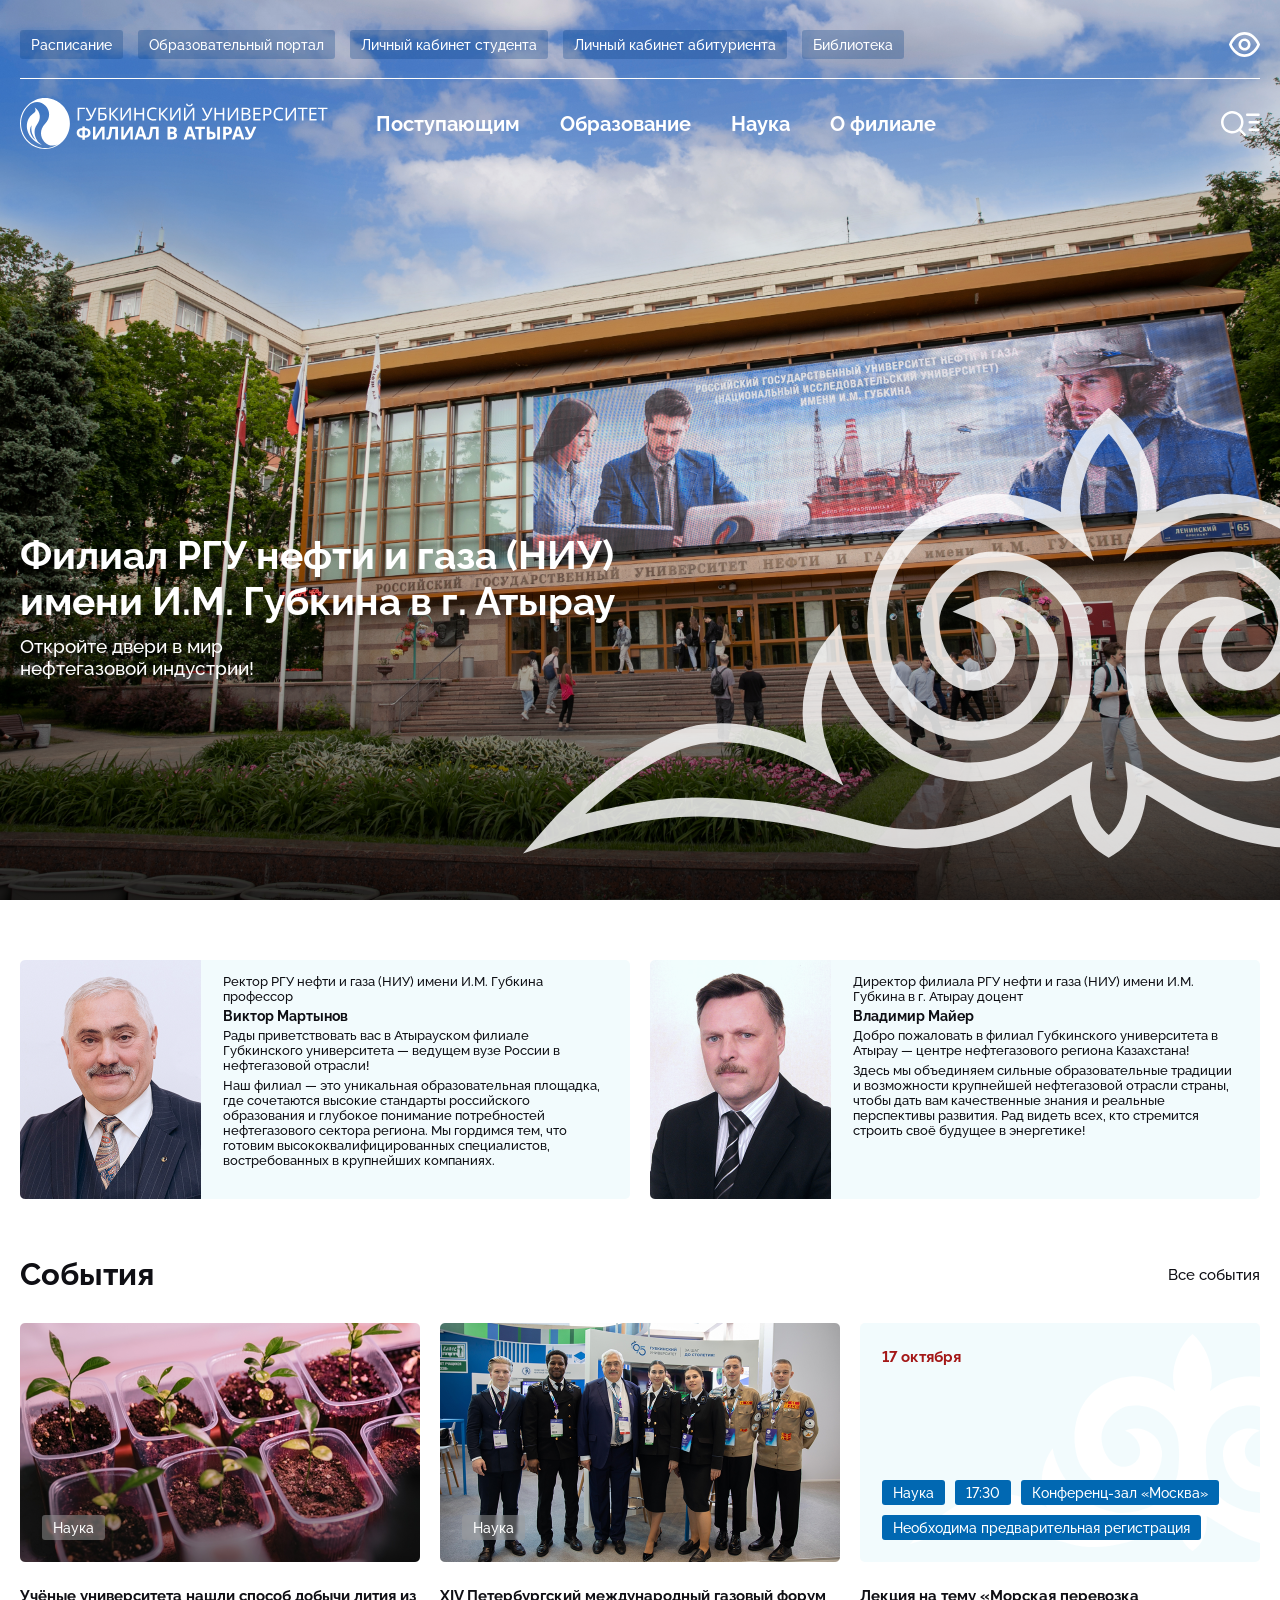
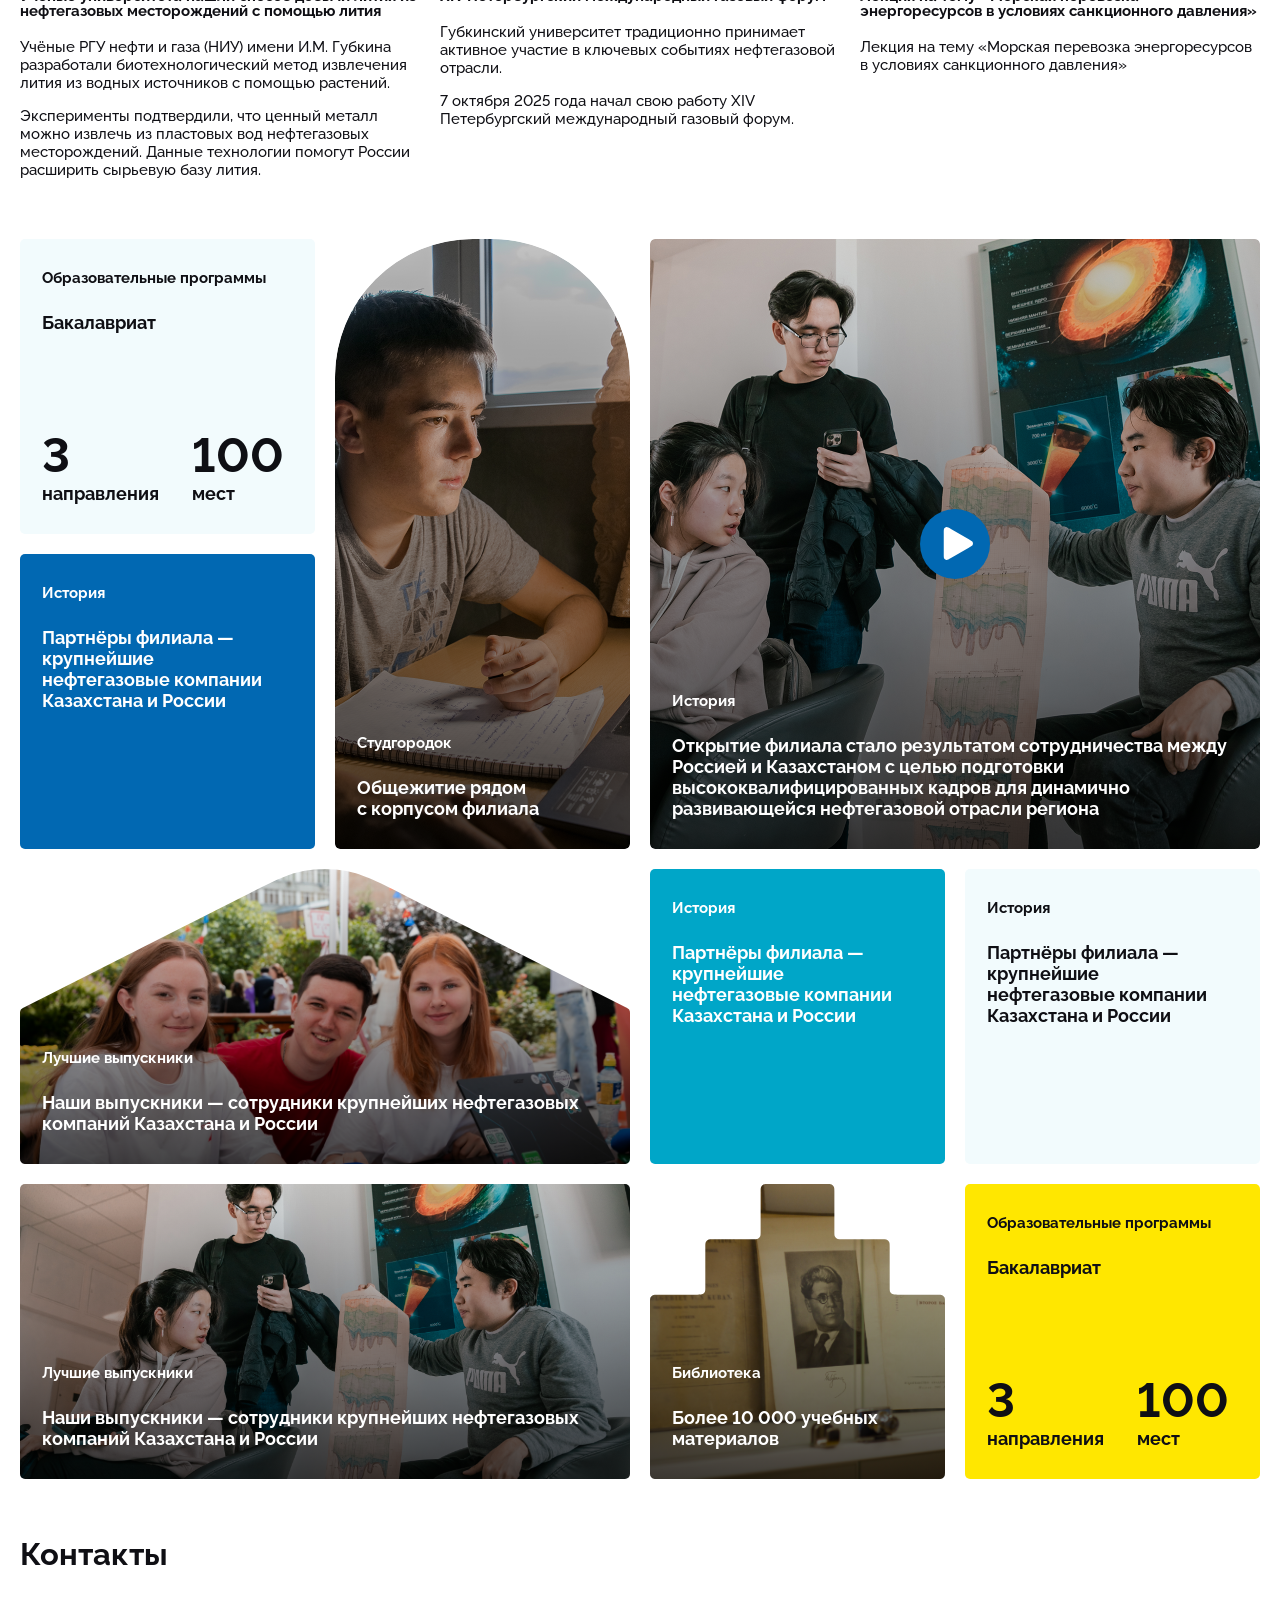
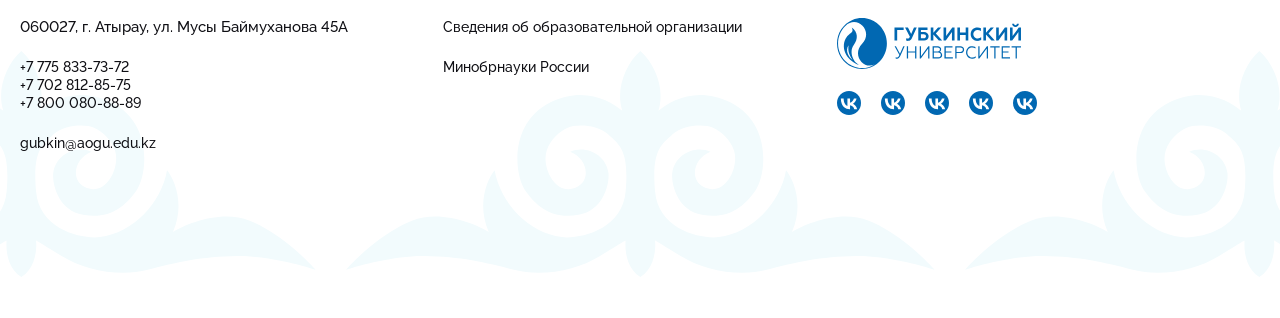
<file: src/index.html>
<!DOCTYPE html>
<html lang="ru">

<head>
    <meta charset="UTF-8">
    <meta name="viewport" content="width=device-width, user-scalable=no, initial-scale=1.0, maximum-scale=1.0, minimum-scale=1.0">
    <title>Филиал Губкинского университета в Атырау</title>
    <link rel="stylesheet" href="css/reset.css">
    <link rel="stylesheet" href="css/fonts.css">
    <link rel="stylesheet" href="css/style.css">
</head>

<body>
    <div class="wrapper">
        <header class="header">
            <div class="header__ram">
                <img src="img/ram.svg" alt="">
            </div>
            <div class="header__top">
                <div class="container">
                    <div class="header__top-inner">
                        <div class="header__top-upper">
                            <div class="header__top-upper-inner">
                                <nav class="header__nav-ext">
                                    <ul class="header__nav-ext-list">
                                        <li class="header__nav-ext-item">
                                            <a class="header__nav-ext-link"
                                                href="https://lk.gubkin.ru/schedule/#/activities/faculties"
                                                target="_blank">
                                                Расписание
                                            </a>
                                        </li>
                                        <li class="header__nav-ext-item">
                                            <a class="header__nav-ext-link" href="https://edu.gubkin.ru/login/index.php"
                                                target="_blank">
                                                Образовательный портал
                                            </a>
                                        </li>
                                        <li class="header__nav-ext-item">
                                            <a class="header__nav-ext-link" href="https://lk.gubkin.ru/new/login"
                                                target="_blank">
                                                Личный кабинет студента
                                            </a>
                                        </li>
                                        <li class="header__nav-ext-item">
                                            <a class="header__nav-ext-link"
                                                href="https://lk.priem.gubkin.ru/applicant/#/account-login"
                                                target="_blank">
                                                Личный кабинет абитуриента
                                            </a>
                                        </li>
                                        <li class="header__nav-ext-item">
                                            <a class="header__nav-ext-link" href="https://elib.gubkin.ru/#/"
                                                target="_blank">
                                                Библиотека
                                            </a>
                                        </li>
                                    </ul>
                                </nav>
                                <a href="#">
                                    <img src="icons/eye.svg" alt="blind_mode">
                                </a>
                            </div>
                        </div>
                        <div class="header__rule"></div>
                        <div class="header__top-lower">
                            <div class="header__top-lower-inner">
                                <a href="#">
                                    <img class="logo" src="img/logotype.svg" alt="logotype">
                                </a>
                                <nav class="nav-int">
                                    <ul class="nav-int__list">
                                        <li class="nav-int__item">
                                            <a class="nav-int__link" href="#" onmouseover="showMenu(this)"
                                                onmouseleave="hideMenu(this)" aria-expanded="false" aria-controls="list">
                                                Поступающим
                                            </a>
                                            <div class="nav-int__menu-wrap" onmouseover="showMenu(this)"
                                                onmouseleave="hideMenu(this)">
                                                <div class="nav-int__triangle">
                                                    <img src="icons/triangle.svg" alt="">
                                                </div>
                                                <ul class="nav-int__menu" onmouseleave="hideMenu(this)" aria-hidden="true">
                                                    <li class="nav-int__menu-item">
                                                        <a class="nav-int__menu-link" href="#">
                                                            <p>Приёмная комиссия</p>
                                                        </a>
                                                    </li>
                                                    <li class="nav-int__menu-item">
                                                        <a class="nav-int__menu-link" href="#">
                                                            <p>Образовательные <br> программы</p>
                                                        </a>
                                                    </li>
                                                    <li class="nav-int__menu-item">
                                                        <a class="nav-int__menu-link" href="#">
                                                            <p>Подготовительные курсы</p>
                                                        </a>
                                                    </li>
                                                </ul>
                                            </div>
                                        </li>
                                        <li class="nav-int__item">
                                            <a class="nav-int__link" href="#" onmouseenter="showMenu(this)"
                                                onmouseleave="hideMenu(this)" aria-expanded="false" aria-controls="list">
                                                Образование
                                            </a>
                                            <div class="nav-int__menu-wrap" onmouseenter="showMenu(this)"
                                                onmouseleave="hideMenu(this)">
                                                <div class="nav-int__triangle">
                                                    <img src="icons/triangle.svg" alt="">
                                                </div>
                                                <ul class="nav-int__menu" onmouseenter="showMenu(this)"
                                                    onmouseleave="hideMenu(this)" aria-hidden="true">
                                                    <li class="nav-int__menu-item">
                                                        <a class="nav-int__menu-link" href="#">
                                                            <p>Факультеты и кафедры</p>
                                                        </a>
                                                    </li>
                                                    <li class="nav-int__menu-item">
                                                        <a class="nav-int__menu-link" href="#">
                                                            <p>Студгородок</p>
                                                        </a>
                                                    </li>
                                                </ul>
                                            </div>
                                        </li>
                                        <li class="nav-int__item">
                                            <a class="nav-int__link" href="#" onmouseenter="showMenu(this)"
                                                onmouseleave="hideMenu(this)" aria-expanded="false" aria-controls="list">
                                                Наука
                                            </a>
                                            <div class="nav-int__menu-wrap" onmouseenter="showMenu(this)"
                                                onmouseleave="hideMenu(this)">
                                                <div class="nav-int__triangle">
                                                    <img src="icons/triangle.svg" alt="">
                                                </div>
                                                <ul class="nav-int__menu" onmouseenter="showMenu(this)"
                                                    onmouseleave="hideMenu(this)" aria-hidden="true">
                                                    <li class="nav-int__menu-item">
                                                        <a class="nav-int__menu-link" href="#">
                                                            <p>Центры, лаборатории</p>
                                                        </a>
                                                    </li>
                                                    <li class="nav-int__menu-item">
                                                        <a class="nav-int__menu-link" href="#">
                                                            <p>Мероприятия</p>
                                                        </a>
                                                    </li>
                                                    <li class="nav-int__menu-item">
                                                        <a class="nav-int__menu-link" href="#">
                                                            <p>Журналы, публикации</p>
                                                        </a>
                                                    </li>
                                                </ul>
                                            </div>
                                        </li>
                                        <li class="nav-int__item">
                                            <a class="nav-int__link" href="#" onmouseenter="showMenu(this)"
                                                onmouseleave="hideMenu(this)" aria-expanded="false" aria-controls="list">
                                                О филиале
                                            </a>
                                            <div class="nav-int__menu-wrap" onmouseenter="showMenu(this)"
                                                onmouseleave="hideMenu(this)">
                                                <div class="nav-int__triangle">
                                                    <img src="icons/triangle.svg" alt="">
                                                </div>
                                                <ul class="nav-int__menu" onmouseenter="showMenu(this)"
                                                    onmouseleave="hideMenu(this)" aria-hidden="true">
                                                    <li class="nav-int__menu-item">
                                                        <a class="nav-int__menu-link" href="history.html">
                                                            <p>История</p>
                                                        </a>
                                                    </li>
                                                    <li class="nav-int__menu-item">
                                                        <a class="nav-int__menu-link" href="#">
                                                            <p>Структура</p>
                                                        </a>
                                                    </li>
                                                    <li class="nav-int__menu-item">
                                                        <a class="nav-int__menu-link" href="#">
                                                            <p>Руководство</p>
                                                        </a>
                                                    </li>
                                                    <li class="nav-int__menu-item">
                                                        <a class="nav-int__menu-link" href="#">
                                                            <p>Сведения об<br>
                                                                образовательной<br>
                                                                организации</p>
                                                        </a>
                                                    </li>
                                                    <li class="nav-int__menu-item">
                                                        <a class="nav-int__menu-link" href="#">
                                                            <p>Лучшие выпускники</p>
                                                        </a>
                                                    </li>
                                                    <li class="nav-int__menu-item">
                                                        <a class="nav-int__menu-link" href="#">
                                                            <p>Контакты</p>
                                                        </a>
                                                    </li>
                                                </ul>
                                            </div>
                                        </li>
                                    </ul>
                                </nav>
                                <a href="#">
                                    <img src="icons/search.svg" alt="search">
                                </a>
                            </div>
                        </div>
                    </div>
                </div>
            </div>
            <div class="header__body">
                <div class="container">
                    <div class="header__body-inner">
                        <div class="header__info">
                            <div class="header__title">
                                Филиал РГУ нефти и газа (НИУ) имени И.М. Губкина в г. Атырау
                            </div>
                            <div class="header__subtitle">
                                Откройте двери в мир нефтегазовой индустрии!
                            </div>
                        </div>
                    </div>
                </div>
            </div>
        </header>
        <main class="main">
            <section class="main__welcome welcome">
                <div class="container">
                    <div class="welcome-inner">
                        <div class="person-card">
                            <div class="person-card__photo">
                                <img src="img/rector.png" alt="rector">
                            </div>
                            <div class="person-card__content">
                                <p class="person-card__job">
                                    Ректор РГУ нефти и газа (НИУ) имени И.М. Губкина профессор
                                </p>
                                <h3 class="person-card__name">Виктор Мартынов</h3>
                                <div class="person-card__speech">
                                    <p class="person-card__phrase">
                                        Рады приветствовать вас в Атырауском филиале Губкинского университета — ведущем
                                        вузе
                                        России в нефтегазовой отрасли!
                                    </p>
                                    <p class="person-card__phrase">
                                        Наш филиал — это уникальная образовательная площадка, где сочетаются высокие
                                        стандарты российского образования и глубокое понимание потребностей
                                        нефтегазового
                                        сектора региона. Мы гордимся тем, что готовим высококвалифицированных
                                        специалистов,
                                        востребованных в крупнейших компаниях.
                                    </p>
                                </div>
                            </div>
                        </div>
                        <div class="person-card">
                            <div class="person-card__photo">
                                <img src="img/director.png" alt="rector">
                            </div>
                            <div class="person-card__content">
                                <p class="person-card__job">
                                    Директор филиала РГУ нефти и газа (НИУ) имени И.М. Губкина в г. Атырау доцент
                                </p>
                                <h3 class="person-card__name">Владимир Майер</h3>
                                <div class="person-card__speech">
                                    <p class="person-card__phrase">
                                        Добро пожаловать в филиал Губкинского университета в Атырау — центре
                                        нефтегазового региона Казахстана!
                                    </p>
                                    <p class="person-card__phrase">
                                        Здесь мы объединяем сильные образовательные традиции и возможности крупнейшей
                                        нефтегазовой отрасли страны, чтобы дать вам качественные знания и реальные
                                        перспективы развития. Рад видеть всех, кто стремится строить своё будущее в
                                        энергетике!
                                    </p>
                                </div>
                            </div>
                        </div>
                    </div>
                </div>
            </section>
            <section class="main__events events">
                <div class="container">
                    <div class="events__heading">
                        <h2 class="events__title">События</h2>
                        <p class="events__all">Все события</p>
                    </div>
                    <div class="events-inner">
                        <ul class="events__list">
                            <li class="events__item event">
                                <div class="event__card news">
                                    <img src="img/event_1.png" alt="event 1">
                                    <p class="placeholder placeholder--news">
                                        Наука
                                    </p>
                                </div>
                                <div class="event__content">
                                    <h3 class="event__name">
                                        Учёные университета нашли способ добычи лития из нефтегазовых месторождений с
                                        помощью лития
                                    </h3>
                                    <div class="event__desc">
                                        <p>
                                            Учёные РГУ нефти и газа (НИУ) имени И.М. Губкина разработали
                                            биотехнологический
                                            метод извлечения лития из водных источников с помощью растений.
                                        </p>
                                        <p>
                                            Эксперименты подтвердили, что ценный металл можно извлечь из пластовых вод
                                            нефтегазовых месторождений. Данные технологии помогут России расширить
                                            сырьевую
                                            базу лития.
                                        </p>
                                    </div>
                                </div>
                            </li>
                            <li class="events__item event">
                                <div class="event__card news">
                                    <img src="img/event_2.png" alt="event 2">
                                    <p class="placeholder placeholder--news">
                                        Наука
                                    </p>
                                </div>
                                <div class="event__content">
                                    <h3 class="event__name">
                                        XIV Петербургский международный газовый форум
                                    </h3>
                                    <div class="event__desc">
                                        <p>
                                            Губкинский университет традиционно принимает активное участие в ключевых
                                            событиях нефтегазовой отрасли.
                                        </p>
                                        <p>
                                            7 октября 2025 года начал свою работу XIV Петербургский международный
                                            газовый
                                            форум.
                                        </p>
                                    </div>
                                </div>
                            </li>
                            <li class="events__item event">
                                <div class="event__card announcement">
                                    <p class="event__date">
                                        17 октября
                                    </p>
                                    <ul class="event__placeholders-list">
                                        <li class="event__placeholder">
                                            <p class="placeholder placeholder--announcement">
                                                Наука
                                            </p>
                                        </li>
                                        <li class="event__placeholder">
                                            <p class="placeholder placeholder--announcement">
                                                17:30
                                            </p>
                                        </li>
                                        <li class="event__placeholder">
                                            <p class="placeholder placeholder--announcement">
                                                Конференц-зал «Москва»
                                            </p>
                                        </li>
                                        <li class="event__placeholder">
                                            <p class="placeholder placeholder--announcement">
                                                Необходима предварительная регистрация
                                            </p>
                                        </li>
                                    </ul>
                                </div>
                                <div class="event__content">
                                    <h3 class="event__name">
                                        Лекция на тему «Морская перевозка энергоресурсов в условиях санкционного
                                        давления»
                                    </h3>
                                    <div class="event__desc">
                                        <p>
                                            Лекция на тему «Морская перевозка энергоресурсов в условиях санкционного
                                            давления»
                                        </p>
                                    </div>
                                </div>
                            </li>
                        </ul>
                    </div>
                </div>
            </section>
            <section class="main__desk desk">
                <div class="container">
                    <div class="desk-inner">
                        <ul class="desk__list">
                            <li class="desk__element">
                                <div class="block-square block-square--salt">
                                    <div class="block-square__inner">
                                        <p class="block-square__title">
                                            Образовательные программы
                                        </p>
                                        <h3 class="block-square__subtitle">
                                            Бакалавриат
                                        </h3>
                                        <div class="block-square__content">
                                            <div class="block-square__element">
                                                <h2 class="block-square__number">3</h2>
                                                <p class="block-square__phrase">направления</p>
                                            </div>
                                            <div class="block-square__element">
                                                <h2 class="block-square__number">100</h2>
                                                <p class="block-square__phrase">мест</p>
                                            </div>
                                        </div>
                                    </div>
                                </div>
                            </li>
                            <li class="desk__element">
                                <div class="block-square block-square--navyblue">
                                    <div class="block-square__inner">
                                        <p class="block-square__title">
                                            История
                                        </p>
                                        <h3 class="block-square__subtitle">
                                            Партнёры филиала — крупнейшие нефтегазовые компании Казахстана и России
                                        </h3>
                                    </div>
                                </div>
                            </li>
                            <li class="desk__element desk__element--house">
                                <div class="block-fancy block-fancy--house">
                                    <div class="block-fancy__inner">
                                        <p class="block-fancy__title">
                                            Лучшие выпускники
                                        </p>
                                        <h3 class="block-fancy__subtitle">
                                            Наши выпускники — сотрудники крупнейших нефтегазовых компаний Казахстана и
                                            России
                                        </h3>
                                    </div>
                                </div>
                            </li>
                            <li class="desk__element desk__element--rectangle">
                                <div class="block-fancy block-fancy--rectangle">
                                    <div class="block-fancy__inner">
                                        <p class="block-fancy__title">
                                            Лучшие выпускники
                                        </p>
                                        <h3 class="block-fancy__subtitle">
                                            Наши выпускники — сотрудники крупнейших нефтегазовых компаний Казахстана и
                                            России
                                        </h3>
                                    </div>
                                </div>
                            </li>
                            <li class="desk__element desk__element--arch">
                                <div class="block-fancy block-fancy--arch">
                                    <div class="block-fancy__inner">
                                        <p class="block-fancy__title">
                                            Студгородок
                                        </p>
                                        <h3 class="block-fancy__subtitle">
                                            Общежитие рядом<br>
                                            с корпусом филиала
                                        </h3>
                                    </div>
                                </div>
                            </li>
                            <li class="desk__element desk__element--square">
                                <div class="block-fancy block-fancy--square">
                                    <div class="block-fancy__inner">
                                        <p class="block-fancy__title">
                                            История
                                        </p>
                                        <h3 class="block-fancy__subtitle">
                                            Открытие филиала стало результатом сотрудничества между Россией и
                                            Казахстаном с целью подготовки высококвалифицированных кадров для
                                            динамично развивающейся нефтегазовой отрасли региона
                                        </h3>
                                    </div>
                                    <a class="block-fancy__play" href="#">
                                        <img src="icons/play.svg" alt="play">
                                    </a>
                                </div>
                            </li>
                            <li class="desk__element">
                                <div class="block-square block-square--morphoblue">
                                    <div class="block-square__inner">
                                        <p class="block-square__title">
                                            История
                                        </p>
                                        <h3 class="block-square__subtitle">
                                            Партнёры филиала — крупнейшие нефтегазовые компании Казахстана и России
                                        </h3>
                                    </div>
                                </div>
                            </li>
                            <li class="desk__element">
                                <div class="block-fancy block-fancy--stairs">
                                    <div class="block-fancy__inner">
                                        <p class="block-fancy__title">
                                            Библиотека
                                        </p>
                                        <h3 class="block-fancy__subtitle">
                                            Более 10 000 учебных материалов
                                        </h3>
                                    </div>
                                </div>
                            </li>
                            <li class="desk__element">
                                <div class="block-square block-square--salt">
                                    <div class="block-square__inner">
                                        <p class="block-square__title">
                                            История
                                        </p>
                                        <h3 class="block-square__subtitle">
                                            Партнёры филиала — крупнейшие нефтегазовые компании Казахстана и России
                                        </h3>
                                    </div>
                                </div>
                            </li>
                            <li class="desk__element">
                                <div class="block-square block-square--vividyellow">
                                    <div class="block-square__inner">
                                        <p class="block-square__title">
                                            Образовательные программы
                                        </p>
                                        <h3 class="block-square__subtitle">
                                            Бакалавриат
                                        </h3>
                                        <div class="block-square__content">
                                            <div class="block-square__element">
                                                <h2 class="block-square__number">3</h2>
                                                <p class="block-square__phrase">направления</p>
                                            </div>
                                            <div class="block-square__element">
                                                <h2 class="block-square__number">100</h2>
                                                <p class="block-square__phrase">мест</p>
                                            </div>
                                        </div>
                                    </div>
                                </div>
                            </li>
                        </ul>
                    </div>
                </div>
            </section>
        </main>
        <footer class="footer">
            <div class="footer__contacts">
                <div class="container">
                    <h2 class="footer__title">Контакты</h2>
                    <div class="footer__contacts-inner">
                        <ul class="contacts">
                            <li class="contacts__item">
                                <p>060027, г. Атырау, ул. Мусы Баймуханова 45А</p>

                                <ul class="contacts__numbers-list">
                                    <li class="contacts__numbers-item">
                                        <a href="tel:+7-775-833-73-72">+7 775 833-73-72</a>
                                    </li>
                                    <li class="contacts__numbers-item">
                                        <a href="tel:+7-702-812-85-75">+7 702 812-85-75</a>
                                    </li>
                                    <li class="contacts__numbers-item">
                                        <a href="tel:+7-800-080-88-89">+7 800 080-88-89</a>
                                    </li>
                                </ul>

                                <a href="mailto:gubkin@aogu.edu.kz">gubkin@aogu.edu.kz</a>
                            </li>
                            <li class="contacts__item">
                                <a href="#">Сведения об образовательной организации</a>
                                <a href="#">Минобрнауки России</a>
                            </li>
                            <li class="contacts__item">
                                <a href="https://gubkin.ru" target="_blank">
                                    <img src="img/gubkin_logotype.svg" alt="gubkin_logotype">
                                </a>
                                <ul class="contacts__socials-list">
                                    <li class="contacts__socials-item">
                                        <a href="#" target="_blank">
                                            <img src="icons/social.svg" alt="social">
                                        </a>
                                    </li>
                                    <li class="contacts__socials-item">
                                        <a href="#" target="_blank">
                                            <img src="icons/social.svg" alt="social">
                                        </a>
                                    </li>
                                    <li class="contacts__socials-item">
                                        <a href="#" target="_blank">
                                            <img src="icons/social.svg" alt="social">
                                        </a>
                                    </li>
                                    <li class="contacts__socials-item">
                                        <a href="#" target="_blank">
                                            <img src="icons/social.svg" alt="social">
                                        </a>
                                    </li>
                                    <li class="contacts__socials-item">
                                        <a href="#" target="_blank">
                                            <img src="icons/social.svg" alt="social">
                                        </a>
                                    </li>
                                </ul>
                            </li>
                        </ul>
                    </div>
                </div>
            </div>
        </footer>
    </div>

    <script src="js/main.js"></script>
</body>

</html>
</file>
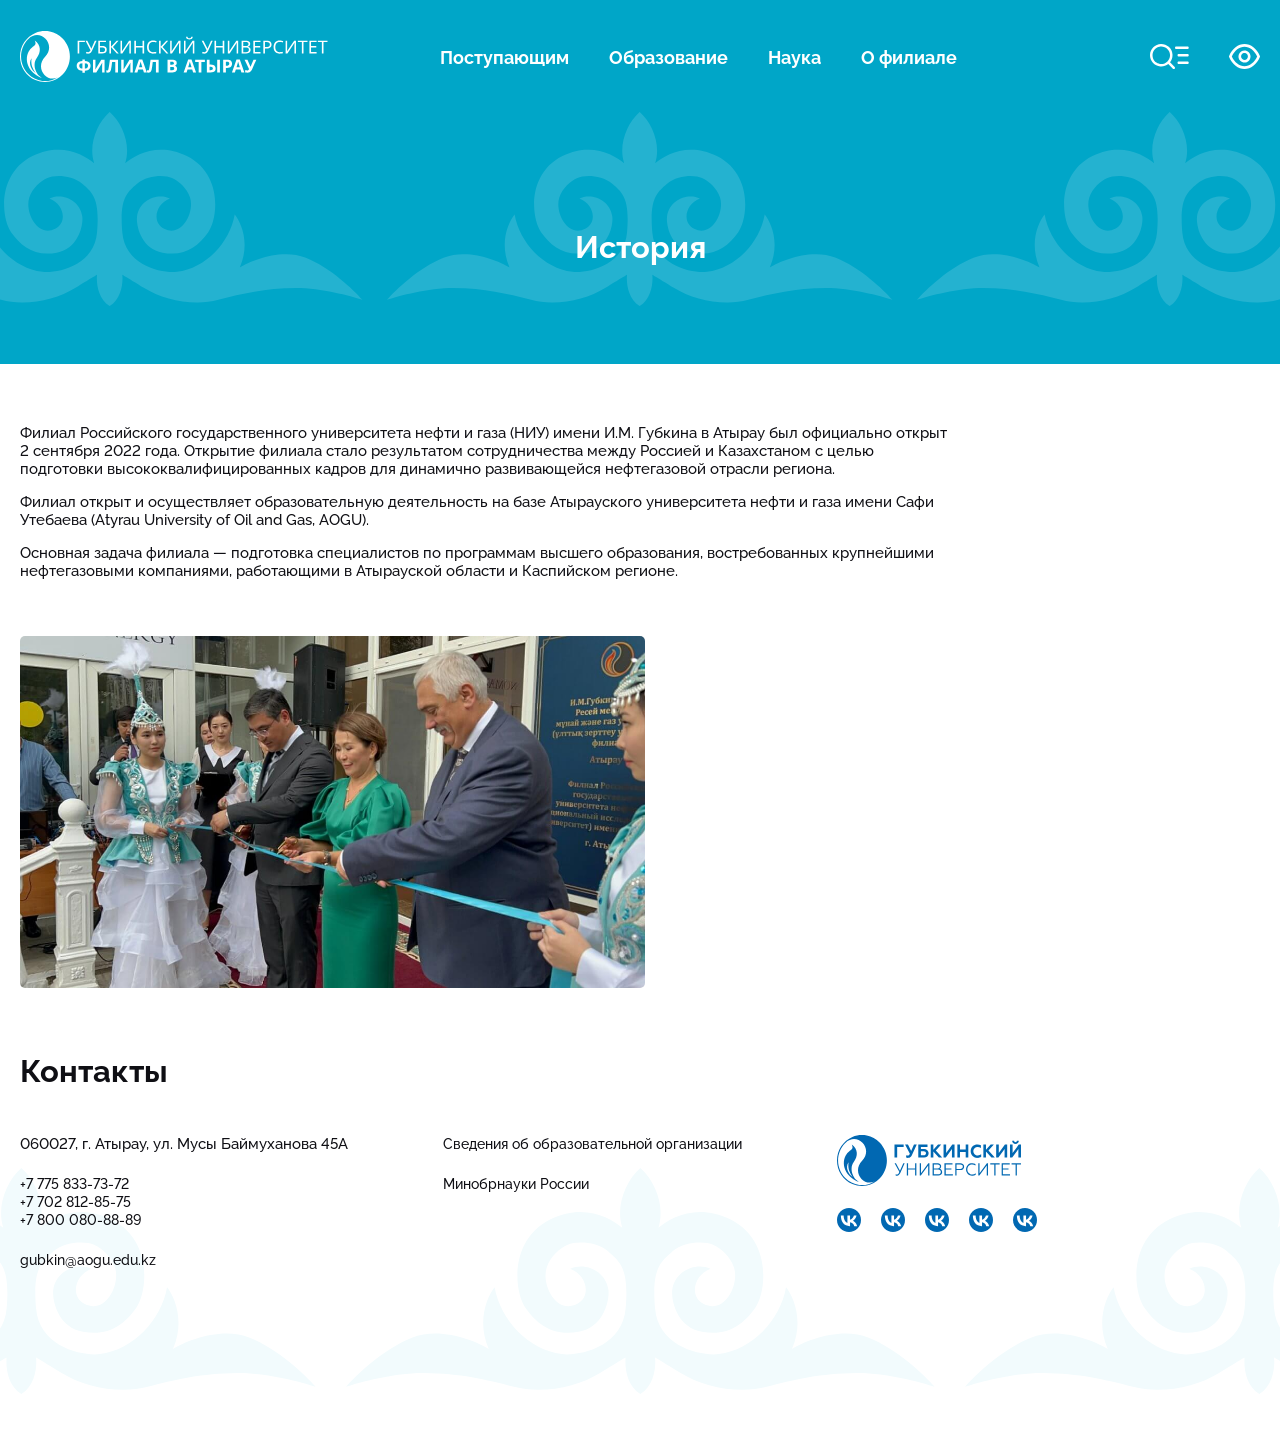
<file: src/history.html>
<!DOCTYPE html>
<html lang="ru">

<head>
    <meta charset="UTF-8">
    <meta name="viewport" content="width=device-width, initial-scale=1.0">
    <title>История филиала в Атырау</title>
    <link rel="stylesheet" href="css/reset.css">
    <link rel="stylesheet" href="css/fonts.css">
    <link rel="stylesheet" href="css/style.css">
</head>

<body>
    <div class="wrapper">
        <header class="header-page">            
            <div class="container">
                <div class="header-page__top">
                    <div class="header-page__top-inner">
                        <a href="index.html">
                            <img class="logo logo--page" src="img/logotype.svg" alt="logotype">
                        </a>
                        <nav class="nav-int nav-int--page">
                            <ul class="nav-int__list">
                                <li class="nav-int__item">
                                    <a class="nav-int__link" href="#" onmouseover="showMenu(this)"
                                        onmouseleave="hideMenu(this)">
                                        Поступающим
                                    </a>
                                    <div class="nav-int__menu-wrap" onmouseover="showMenu(this)"
                                        onmouseleave="hideMenu(this)">
                                        <div class="nav-int__triangle">
                                            <img src="icons/triangle.svg" alt="">
                                        </div>
                                        <ul class="nav-int__menu" onmouseleave="hideMenu(this)">
                                            <li class="nav-int__menu-item">
                                                <a class="nav-int__menu-link" href="#">
                                                    <p>Приёмная комиссия</p>
                                                </a>
                                            </li>
                                            <li class="nav-int__menu-item">
                                                <a class="nav-int__menu-link" href="#">
                                                    <p>Образовательные <br> программы</p>
                                                </a>
                                            </li>
                                            <li class="nav-int__menu-item">
                                                <a class="nav-int__menu-link" href="#">
                                                    <p>Подготовительные курсы</p>
                                                </a>
                                            </li>
                                        </ul>
                                    </div>
                                </li>
                                <li class="nav-int__item">
                                    <a class="nav-int__link" href="#" onmouseenter="showMenu(this)"
                                        onmouseleave="hideMenu(this)">
                                        Образование
                                    </a>
                                    <div class="nav-int__menu-wrap" onmouseenter="showMenu(this)"
                                        onmouseleave="hideMenu(this)">
                                        <div class="nav-int__triangle">
                                            <img src="icons/triangle.svg" alt="">
                                        </div>
                                        <ul class="nav-int__menu" onmouseenter="showMenu(this)"
                                            onmouseleave="hideMenu(this)">
                                            <li class="nav-int__menu-item">
                                                <a class="nav-int__menu-link" href="#">
                                                    <p>Факультеты и кафедры</p>
                                                </a>
                                            </li>
                                            <li class="nav-int__menu-item">
                                                <a class="nav-int__menu-link" href="#">
                                                    <p>Студгородок</p>
                                                </a>
                                            </li>
                                        </ul>
                                    </div>
                                </li>
                                <li class="nav-int__item">
                                    <a class="nav-int__link" href="#" onmouseenter="showMenu(this)"
                                        onmouseleave="hideMenu(this)">
                                        Наука
                                    </a>
                                    <div class="nav-int__menu-wrap" onmouseenter="showMenu(this)"
                                        onmouseleave="hideMenu(this)">
                                        <div class="nav-int__triangle">
                                            <img src="icons/triangle.svg" alt="">
                                        </div>
                                        <ul class="nav-int__menu" onmouseenter="showMenu(this)"
                                            onmouseleave="hideMenu(this)">
                                            <li class="nav-int__menu-item">
                                                <a class="nav-int__menu-link" href="#">
                                                    <p>Центры, лаборатории</p>
                                                </a>
                                            </li>
                                            <li class="nav-int__menu-item">
                                                <a class="nav-int__menu-link" href="#">
                                                    <p>Мероприятия</p>
                                                </a>
                                            </li>
                                            <li class="nav-int__menu-item">
                                                <a class="nav-int__menu-link" href="#">
                                                    <p>Журналы, публикации</p>
                                                </a>
                                            </li>
                                        </ul>
                                    </div>
                                </li>
                                <li class="nav-int__item">
                                    <a class="nav-int__link" href="#" onmouseenter="showMenu(this)"
                                        onmouseleave="hideMenu(this)">
                                        О филиале
                                    </a>
                                    <div class="nav-int__menu-wrap" onmouseenter="showMenu(this)"
                                        onmouseleave="hideMenu(this)">
                                        <div class="nav-int__triangle">
                                            <img src="icons/triangle.svg" alt="">
                                        </div>
                                        <ul class="nav-int__menu" onmouseenter="showMenu(this)"
                                            onmouseleave="hideMenu(this)">
                                            <li class="nav-int__menu-item">
                                                <a class="nav-int__menu-link" href="history.html">
                                                    <p>История</p>
                                                </a>
                                            </li>
                                            <li class="nav-int__menu-item">
                                                <a class="nav-int__menu-link" href="#">
                                                    <p>Структура</p>
                                                </a>
                                            </li>
                                            <li class="nav-int__menu-item">
                                                <a class="nav-int__menu-link" href="#">
                                                    <p>Руководство</p>
                                                </a>
                                            </li>
                                            <li class="nav-int__menu-item">
                                                <a class="nav-int__menu-link" href="#">
                                                    <p>Сведения об<br>
                                                        образовательной<br>
                                                        организации</p>
                                                </a>
                                            </li>
                                            <li class="nav-int__menu-item">
                                                <a class="nav-int__menu-link" href="#">
                                                    <p>Лучшие выпускники</p>
                                                </a>
                                            </li>
                                            <li class="nav-int__menu-item">
                                                <a class="nav-int__menu-link" href="#">
                                                    <p>Контакты</p>
                                                </a>
                                            </li>
                                        </ul>
                                    </div>
                                </li>
                            </ul>
                        </nav>
                        <div class="header-page__icons">
                            <a href="#">
                                <img src="icons/search.svg" alt="search">
                            </a>
                            <a href="#">
                                <img src="icons/eye.svg" alt="blind_mode">
                            </a>
                        </div>
                    </div>
                </div>
                <h2 class="header-page__title">История</h2>
            </div>
        </header>
        <main class="main">
            <div class="main__history history">
                <div class="container">
                    <div class="history-inner">
                        <article class="history__content">
                            <div class="history__text">
                                <p>Филиал Российского государственного университета нефти и газа (НИУ) имени И.М.
                                    Губкина в
                                    Атырау был официально открыт 2 сентября 2022 года. Открытие филиала стало результатом
                                    сотрудничества между Россией и Казахстаном с целью подготовки
                                    высококвалифицированных
                                    кадров для динамично развивающейся нефтегазовой отрасли региона.</p>
                                <p>Филиал открыт и осуществляет образовательную деятельность на базе Атырауского
                                    университета нефти и газа имени Сафи Утебаева (Atyrau University of Oil and Gas,
                                    AOGU).
                                </p>
                                <p>Основная задача филиала — подготовка специалистов по программам высшего образования,
                                    востребованных крупнейшими нефтегазовыми компаниями, работающими в Атырауской
                                    области и
                                    Каспийском регионе. </p>
                            </div>
                            <img src="img/cutting.png" alt="ribbon_cutting">
                        </article>
                    </div>
                </div>
            </div>
        </main>
        <footer class="footer">
            <div class="footer__contacts">
                <div class="container">
                    <h2 class="footer__title">Контакты</h2>
                    <div class="footer__contacts-inner">
                        <ul class="contacts">
                            <li class="contacts__item">
                                <p>060027, г. Атырау, ул. Мусы Баймуханова 45А</p>

                                <ul class="contacts__numbers-list">
                                    <li class="contacts__numbers-item">
                                        <a href="tel:+7-775-833-73-72">+7 775 833-73-72</a>
                                    </li>
                                    <li class="contacts__numbers-item">
                                        <a href="tel:+7-702-812-85-75">+7 702 812-85-75</a>
                                    </li>
                                    <li class="contacts__numbers-item">
                                        <a href="tel:+7-800-080-88-89">+7 800 080-88-89</a>
                                    </li>
                                </ul>

                                <a href="mailto:gubkin@aogu.edu.kz">gubkin@aogu.edu.kz</a>
                            </li>
                            <li class="contacts__item">
                                <a href="#">Сведения об образовательной организации</a>
                                <a href="#">Минобрнауки России</a>
                            </li>
                            <li class="contacts__item">
                                <a href="https://gubkin.ru" target="_blank">
                                    <img src="img/gubkin_logotype.svg" alt="gubkin_logotype">
                                </a>
                                <ul class="contacts__socials-list">
                                    <li class="contacts__socials-item">
                                        <a href="#" target="_blank">
                                            <img src="icons/social.svg" alt="social">
                                        </a>
                                    </li>
                                    <li class="contacts__socials-item">
                                        <a href="#" target="_blank">
                                            <img src="icons/social.svg" alt="social">
                                        </a>
                                    </li>
                                    <li class="contacts__socials-item">
                                        <a href="#" target="_blank">
                                            <img src="icons/social.svg" alt="social">
                                        </a>
                                    </li>
                                    <li class="contacts__socials-item">
                                        <a href="#" target="_blank">
                                            <img src="icons/social.svg" alt="social">
                                        </a>
                                    </li>
                                    <li class="contacts__socials-item">
                                        <a href="#" target="_blank">
                                            <img src="icons/social.svg" alt="social">
                                        </a>
                                    </li>
                                </ul>
                            </li>
                        </ul>
                    </div>
                </div>
            </div>
        </footer>
    </div>
    <script src="js/main.js"></script>
</body>

</html>
</file>
<file: src/css/fonts.css>
@font-face {
    font-family: "Raleway";
    font-weight: 500;
    font-style: normal;
    src:
        local("Raleway Medium"),
        local("Raleway-Medium"),
        url("../fonts/Raleway-Medium.woff2") format("woff2"),
        url("../fonts/Raleway-Medium.woff") format("woff"),
        url("../fonts/Raleway-Medium.eot") format("embedded-opentype");
    font-display: swap;
}

@font-face {
    font-family: "Raleway";
    font-weight: 700;
    font-style: normal;
    src:
        local("Raleway Bold"),
        local("Raleway-Bold"),
        url("../fonts/Raleway-Bold.woff2") format("woff2"),
        url("../fonts/Raleway-Bold.woff") format("woff"),
        url("../fonts/Raleway-Bold.eot") format("embedded-opentype");
    font-display: swap;
}
</file>
<file: src/css/style.css>
.wrapper {
	min-height: 100%;
	width: 100%;
	overflow: hidden;
	font-family: "Raleway", sans-serif;
	font-weight: 500;
	font-variant-numeric: lining-nums;
	color: #0F0F14;
}

.container {
	max-width: 1270px;
	padding: 0 15px;
	margin: 0 auto;
	height: 100%;
}

h2 {
	font-weight: bold;
	font-size: 31px;
}

h3 {
	font-weight: bold;
}

p {
	font-size: 15px;
	line-height: 18px;
}

p + p {
	margin-top: 15px;
}

.logo {
	margin-right: 48px;
}
.logo--page {
	margin-right: 112px;
}

.nav-int {
	margin-right: auto;
}
.nav-int__list {
	display: -webkit-box;
	display: -ms-flexbox;
	display: flex;
	font-weight: 700;
	font-size: 20px;
	gap: 40px;
}
.nav-int__item {
	white-space: nowrap;
	position: relative;
	-webkit-transition: all 0.6s ease;
	transition: all 0.6s ease;
}
.nav-int__item:hover {
	-webkit-transform: scale(1.03);
	        transform: scale(1.03);
}
.nav-int__link {
	color: white;
	font-size: 20px;
	-webkit-transition: color 0.7s ease;
	transition: color 0.7s ease;
}
.nav-int__link--selected {
	color: #0F0F14;
}
.nav-int__menu-wrap {
	position: absolute;
	left: 50%;
	width: 317px;
	overflow: hidden;
	line-height: 0px;
	padding-top: 0.3lh;
	max-height: 0px;
}
.nav-int__menu-wrap .nav-int__menu-link {
	color: transparent;
	-webkit-transition: color 0.4s ease;
	transition: color 0.4s ease;
}
.nav-int__menu-wrap {
	color: transparent;
	-webkit-transform: translateX(-50%);
	        transform: translateX(-50%);
	-webkit-transition: all 0.25s;
	transition: all 0.25s;
}
.nav-int__menu-wrap--open {
	-webkit-transition: line-height 0.6s cubic-bezier(0.37, 0, 0.25, 0.99), max-height 0.6s cubic-bezier(0.37, 0, 0.25, 0.99), -webkit-transform 0.6s cubic-bezier(0.37, 0, 0.25, 0.99);
	transition: line-height 0.6s cubic-bezier(0.37, 0, 0.25, 0.99), max-height 0.6s cubic-bezier(0.37, 0, 0.25, 0.99), -webkit-transform 0.6s cubic-bezier(0.37, 0, 0.25, 0.99);
	transition: line-height 0.6s cubic-bezier(0.37, 0, 0.25, 0.99), max-height 0.6s cubic-bezier(0.37, 0, 0.25, 0.99), transform 0.6s cubic-bezier(0.37, 0, 0.25, 0.99);
	transition: line-height 0.6s cubic-bezier(0.37, 0, 0.25, 0.99), max-height 0.6s cubic-bezier(0.37, 0, 0.25, 0.99), transform 0.6s cubic-bezier(0.37, 0, 0.25, 0.99), -webkit-transform 0.6s cubic-bezier(0.37, 0, 0.25, 0.99);
	line-height: 19px;
	max-height: 445px;
}
.nav-int__menu-wrap--open .nav-int__menu-link {
	color: #0F0F14;
}
.nav-int__menu {
	display: -webkit-box;
	display: -ms-flexbox;
	display: flex;
	-webkit-box-orient: vertical;
	-webkit-box-direction: normal;
	    -ms-flex-direction: column;
	        flex-direction: column;
	background-position: center;
	background-position: top;
	background-color: #fff;
	padding: 60px 40px;
	margin-top: 20px;
	font-size: 16px;
	font-weight: 700;
	gap: 30px;
}
.nav-int__menu-link {
	color: #0F0F14;
}
.nav-int__menu-link:hover {
	color: #0168B2;
}
.nav-int__triangle {
	margin-top: 20px;
	width: 41px;
	height: 14.25px;
	position: absolute;
	left: 50%;
	-webkit-transform: translate(-50%, -85%);
	        transform: translate(-50%, -85%);
}
.nav-int--page .nav-int__link {
	font-size: 18px;
}

.header {
	background-image: -webkit-gradient(linear, left top, left bottom, color-stop(61.61%, rgba(0, 0, 0, 0)), to(rgba(0, 0, 0, 0.78))), url("../img/header_background.jpg");
	background-image: linear-gradient(180deg, rgba(0, 0, 0, 0) 61.61%, rgba(0, 0, 0, 0.78) 100%), url("../img/header_background.jpg");
	background-size: cover;
	background-position: center;
	height: 100vh;
}
.header__top {
	padding-top: 30px;
}
.header__top-upper-inner {
	display: -webkit-box;
	display: -ms-flexbox;
	display: flex;
	-webkit-box-align: center;
	    -ms-flex-align: center;
	        align-items: center;
}
.header__nav-ext {
	margin-right: auto;
}
.header__nav-ext-list {
	display: -webkit-box;
	display: -ms-flexbox;
	display: flex;
	gap: 15px;
}
.header__nav-ext-item {
	background: rgba(1, 60, 128, 0.28);
	padding: 7.5px 11px;
	border-radius: 3px;
	white-space: nowrap;
	-webkit-transition: all 0.5s ease;
	transition: all 0.5s ease;
	font-size: 14px;
}
.header__nav-ext-item:hover {
	background: rgba(1, 60, 128, 0.4);
	-webkit-transform: scale(0.99);
	        transform: scale(0.99);
	margin: 0 2px;
}
.header__nav-ext-item:first-child {
	margin-left: 0px;
}
.header__nav-ext-item:last-child {
	margin-right: 0px;
}
.header__nav-ext-link {
	color: white;
}
.header__rule {
	content: "";
	width: 100%;
	bottom: 0;
	height: 1px;
	left: 50%;
	background-color: white;
	margin: 19px 0px;
}
.header__top-lower-inner {
	display: -webkit-box;
	display: -ms-flexbox;
	display: flex;
	-webkit-box-align: center;
	    -ms-flex-align: center;
	        align-items: center;
}
.header__nav-int-list {
	display: -webkit-box;
	display: -ms-flexbox;
	display: flex;
	font-weight: 700;
	font-size: 20px;
	gap: 40px;
}
.header__nav-int-item {
	white-space: nowrap;
	position: relative;
	-webkit-transition: all 0.6s ease;
	transition: all 0.6s ease;
}
.header__nav-int-item:hover {
	-webkit-transform: scale(1.03);
	        transform: scale(1.03);
	margin: 0 8px;
}
.header__nav-int-link {
	color: white;
	font-size: 20px;
	-webkit-transition: all 1s ease;
	transition: all 1s ease;
}
.header__nav-int-link--selected {
	color: #0F0F14;
}
.header__body-inner {
	margin-top: 383px;
}
.header__info {
	min-width: 598px;
	display: -webkit-box;
	display: -ms-flexbox;
	display: flex;
	-webkit-box-orient: vertical;
	-webkit-box-direction: normal;
	    -ms-flex-direction: column;
	        flex-direction: column;
}
.header__title {
	max-width: 630px;
	font-weight: 700;
	font-size: 39px;
	line-height: 46px;
	color: white;
}
.header__subtitle {
	max-width: 237px;
	font-weight: 500;
	font-size: 19px;
	line-height: 22px;
	margin-top: 11px;
	color: white;
}
.header__ram {
	position: absolute;
	right: 0;
	bottom: 42px;
}

.main__welcome {
	padding: 60px 0px 60px 0px;
}

.welcome-inner {
	display: -webkit-box;
	display: -ms-flexbox;
	display: flex;
	gap: 20px;
}

.person-card {
	display: -webkit-box;
	display: -ms-flexbox;
	display: flex;
	min-width: 610px;
}
.person-card__photo > img {
	width: 181px;
	height: 239px;
}
.person-card__content {
	background-color: #F2FBFD;
	color: #0F0F14;
	padding: 14px 22px;
	border-bottom-right-radius: 5px;
	border-top-right-radius: 5px;
}
.person-card__content p {
	font-size: 13px;
	line-height: 15px;
}
.person-card__name {
	font-weight: 700;
	margin-top: 5px;
}
.person-card__phrase {
	margin-top: 5px;
}

@media (max-width: 1000px) {
	.welcome-inner {
		-ms-flex-wrap: wrap;
		    flex-wrap: wrap;
	}
}
.events__heading {
	display: -webkit-box;
	display: -ms-flexbox;
	display: flex;
	-webkit-box-align: center;
	    -ms-flex-align: center;
	        align-items: center;
	padding-bottom: 33px;
}
.events__title {
	margin-right: auto;
}
.events__list {
	display: -webkit-box;
	display: -ms-flexbox;
	display: flex;
	gap: 20px;
}
.events-inner {
	padding-bottom: 60px;
}

.placeholder {
	border-radius: 3px;
	padding: 7px 11px;
	color: white;
	font-size: 14px;
	height: 25px;
	line-height: 12px;
}

.placeholder--news {
	position: absolute;
	left: 0;
	bottom: 0;
	background: rgba(157, 157, 157, 0.49);
	backdrop-filter: blur(1px);
	margin: 0px 0px 22px 22px;
}

.placeholder--announcement {
	background: #0168B2;
	backdrop-filter: blur(1px);
}

.event {
	max-width: 400px;
	max-height: 464px;
}
.event__card {
	position: relative;
}
.event__card > img {
	width: 400px;
	height: 239px;
}
.event__content {
	font-size: 15px;
}
.event__name {
	font-size: 15px;
	margin: 27px 0px 19px 0px;
}
.event__date {
	position: absolute;
	margin: 25px 0px 0px 22px;
	color: #A41818;
	font-weight: 700;
	font-size: 15px;
}
.event__placeholders-list {
	position: absolute;
	bottom: 0;
	left: 0;
	margin: 0px 0px 22px 22px;
	display: -webkit-box;
	display: -ms-flexbox;
	display: flex;
	-ms-flex-wrap: wrap;
	    flex-wrap: wrap;
	-ms-flex-line-pack: start;
	    align-content: flex-start;
	gap: 10px;
}
.announcement {
	width: 400px;
	height: 239px;
	background-image: url("../img/ram_event.svg"), url("../img/event_3.png");
	background-repeat: no-repeat;
	background-position: right;
	border-radius: 5px;
}

.desk__list {
	display: -ms-grid;
	display: grid;
	grid-auto-flow: column dense;
	-ms-grid-columns: 1fr 20px 1fr 20px 1fr 20px 1fr;
	grid-template-columns: repeat(4, 1fr);
	-ms-grid-rows: 1fr 20px 1fr 20px 1fr 20px 1fr;
	grid-template-rows: repeat(4, 1fr);
	gap: 20px;
}

.desk__list > *:nth-child(1) {
	-ms-grid-row: 1;
	-ms-grid-column: 1;
}

.desk__list > *:nth-child(2) {
	-ms-grid-row: 3;
	-ms-grid-column: 1;
}

.desk__list > *:nth-child(3) {
	-ms-grid-row: 5;
	-ms-grid-column: 1;
}

.desk__list > *:nth-child(4) {
	-ms-grid-row: 7;
	-ms-grid-column: 1;
}

.desk__list > *:nth-child(5) {
	-ms-grid-row: 1;
	-ms-grid-column: 3;
}

.desk__list > *:nth-child(6) {
	-ms-grid-row: 3;
	-ms-grid-column: 3;
}

.desk__list > *:nth-child(7) {
	-ms-grid-row: 5;
	-ms-grid-column: 3;
}

.desk__list > *:nth-child(8) {
	-ms-grid-row: 7;
	-ms-grid-column: 3;
}

.desk__list > *:nth-child(9) {
	-ms-grid-row: 1;
	-ms-grid-column: 5;
}

.desk__list > *:nth-child(10) {
	-ms-grid-row: 3;
	-ms-grid-column: 5;
}

.desk__list > *:nth-child(11) {
	-ms-grid-row: 5;
	-ms-grid-column: 5;
}

.desk__list > *:nth-child(12) {
	-ms-grid-row: 7;
	-ms-grid-column: 5;
}

.desk__list > *:nth-child(13) {
	-ms-grid-row: 1;
	-ms-grid-column: 7;
}

.desk__list > *:nth-child(14) {
	-ms-grid-row: 3;
	-ms-grid-column: 7;
}

.desk__list > *:nth-child(15) {
	-ms-grid-row: 5;
	-ms-grid-column: 7;
}

.desk__list > *:nth-child(16) {
	-ms-grid-row: 7;
	-ms-grid-column: 7;
}
.desk__element {
	-ms-grid-row-span: 1;
	grid-row: span 1;
	-ms-grid-column-span: 1;
	grid-column: span 1;
}
.desk__element--arch {
	-ms-grid-row-span: 2;
	grid-row: span 2;
}
.desk__element--square {
	-ms-grid-row-span: 2;
	grid-row: span 2;
	-ms-grid-column-span: 2;
	grid-column: span 2;
}
.desk__element--house {
	-ms-grid-column-span: 2;
	grid-column: span 2;
}
.desk__element--rectangle {
	-ms-grid-column-span: 2;
	grid-column: span 2;
}

.desk-inner {
	padding-bottom: 60px;
}

.block-square {
	width: 295px;
	height: 295px;
	border-radius: 5px;
	position: relative;
	-webkit-transition: -webkit-box-shadow 0.3s;
	transition: -webkit-box-shadow 0.3s;
	transition: box-shadow 0.3s;
	transition: box-shadow 0.3s, -webkit-box-shadow 0.3s;
}
.block-square:hover {
	-webkit-box-shadow: 0 0 24px rgba(0, 0, 0, 0.16);
	        box-shadow: 0 0 24px rgba(0, 0, 0, 0.16);
}
.block-square__inner {
	position: absolute;
	display: -webkit-box;
	display: -ms-flexbox;
	display: flex;
	-webkit-box-orient: vertical;
	-webkit-box-direction: normal;
	    -ms-flex-direction: column;
	        flex-direction: column;
	left: 22px;
	top: 30px;
	right: 33px;
	height: 235px;
}
.block-square__title {
	font-size: 15px;
	font-weight: 700;
	line-height: 18px;
}
.block-square__subtitle {
	margin-top: 25px;
	font-size: 18px;
	line-height: 21px;
}
.block-square__content {
	display: -webkit-box;
	display: -ms-flexbox;
	display: flex;
	-webkit-box-pack: justify;
	    -ms-flex-pack: justify;
	        justify-content: space-between;
	margin-top: auto;
	min-width: 242px;
}
.block-square__number {
	font-weight: 700;
	font-size: 48px;
	line-height: 56px;
	-webkit-font-feature-settings: "pnum" on, "lnum" on;
	        font-feature-settings: "pnum" on, "lnum" on;
}
.block-square__phrase {
	font-weight: 700;
	font-size: 18px;
	line-height: 21px;
}
.block-square--salt {
	background: #F2FBFD;
}
.block-square--navyblue {
	background: #0168B2;
	color: white;
}
.block-square--morphoblue {
	background: #00A6C8;
	color: white;
}
.block-square--vividyellow {
	background: #FFE700;
}

.block-fancy {
	color: white;
	position: relative;
	-webkit-transition: -webkit-box-shadow 0.3s;
	transition: -webkit-box-shadow 0.3s;
	transition: box-shadow 0.3s;
	transition: box-shadow 0.3s, -webkit-box-shadow 0.3s;
}
.block-fancy:hover {
	-webkit-box-shadow: 0 0 24px rgba(0, 0, 0, 0.16);
	        box-shadow: 0 0 24px rgba(0, 0, 0, 0.16);
}
.block-fancy__inner {
	display: -webkit-box;
	display: -ms-flexbox;
	display: flex;
	-webkit-box-orient: vertical;
	-webkit-box-direction: normal;
	    -ms-flex-direction: column;
	        flex-direction: column;
	position: absolute;
	bottom: 30px;
	left: 22px;
	right: 33px;
}
.block-fancy__title {
	font-size: 15px;
	font-weight: 700;
	-ms-flex-negative: 0;
	    flex-shrink: 0;
}
.block-fancy__subtitle {
	font-size: 18px;
	margin-top: 25px;
	line-height: 21px;
}
.block-fancy__play {
	position: absolute;
	top: 0;
	left: 0;
	padding: 270px;
}
.block-fancy--arch {
	width: 295px;
	height: 610px;
	background: url("../img/studgorodok.png");
	border-radius: 138px 138px 5px 5px;
	background-size: cover;
	-ms-grid-row-span: 2;
	grid-row: span 2;
}
.block-fancy--square {
	width: 610px;
	height: 610px;
	background: url("../img/history.png");
	border-radius: 5px;
	background-size: cover;
}
.block-fancy--house {
	width: 610px;
	height: 295px;
	background-image: -webkit-gradient(linear, left top, left bottom, from(rgba(0, 0, 0, 0)), to(rgba(0, 0, 0, 0.7))), url("../img/students.jpg");
	background-image: linear-gradient(180deg, rgba(0, 0, 0, 0) 0%, rgba(0, 0, 0, 0.7) 100%), url("../img/students.jpg");
	background-position-y: 10%;
	background-size: cover;
	-webkit-mask-image: url("../img/house_mask.svg");
	        mask-image: url("../img/house_mask.svg");
}
.block-fancy--rectangle {
	width: 610px;
	height: 295px;
	background-image: -webkit-gradient(linear, left top, left bottom, from(rgba(0, 0, 0, 0)), to(rgba(0, 0, 0, 0.7))), url("../img/students_2.jpg");
	background-image: linear-gradient(180deg, rgba(0, 0, 0, 0) 0%, rgba(0, 0, 0, 0.7) 100%), url("../img/students_2.jpg");
	background-position-y: 35%;
	background-size: cover;
	-webkit-mask-image: url("../img/rectangle.svg");
	        mask-image: url("../img/rectangle.svg");
}
.block-fancy--stairs {
	width: 295px;
	height: 295px;
	background-image: -webkit-gradient(linear, left top, left bottom, from(rgba(0, 0, 0, 0)), to(rgba(0, 0, 0, 0.7))), url("../img/gubkin.jpg");
	background-image: linear-gradient(180deg, rgba(0, 0, 0, 0) 0%, rgba(0, 0, 0, 0.7) 100%), url("../img/gubkin.jpg");
	background-position-y: 35%;
	background-size: cover;
	-webkit-mask-image: url("../img/stairs.svg");
	        mask-image: url("../img/stairs.svg");
}

.footer {
	position: relative;
	height: 379px;
	background: url("../img/ram_fragment.svg") center;
	background-repeat: repeat-x;
	background-position-y: 112px;
}
.footer__contacts-inner {
	position: absolute;
	margin-top: 48px;
	z-index: 2;
}

.contacts {
	display: -webkit-box;
	display: -ms-flexbox;
	display: flex;
	line-height: 18px;
	gap: 95px;
}
.contacts__item {
	display: -webkit-box;
	display: -ms-flexbox;
	display: flex;
	-webkit-box-orient: vertical;
	-webkit-box-direction: normal;
	    -ms-flex-direction: column;
	        flex-direction: column;
	gap: 22px;
}
.contacts__socials-list {
	display: -webkit-box;
	display: -ms-flexbox;
	display: flex;
	gap: 20px;
}
.contacts a {
	color: #0F0F14;
	-webkit-transition: all 0.3s;
	transition: all 0.3s;
}
.contacts a:hover {
	text-decoration: underline;
}

.header-page {
	height: 364px;
	background: url("../img/ram_fragment_page.svg") center, #00A6C8;
	background-repeat: repeat-x;
	background-position-y: 112px;
	position: relative;
}
.header-page__top-inner {
	display: -webkit-box;
	display: -ms-flexbox;
	display: flex;
	-webkit-box-align: center;
	    -ms-flex-align: center;
	        align-items: center;
	padding-top: 31px;
}
.header-page__title {
	position: absolute;
	color: white;
	font-size: 31px;
	line-height: 100%;
	left: 50%;
	-webkit-transform: translateX(-50%);
	        transform: translateX(-50%);
	top: 232px;
}
.header-page__icons {
	display: -webkit-box;
	display: -ms-flexbox;
	display: flex;
	gap: 40px;
}

.history__content > img {
	width: 625px;
	height: 352px;
	border-radius: 5px;
}
.history__text {
	margin-bottom: 56px;
}

.history-inner {
	margin: 60px 0px 68px 0px;
	max-width: 935px;
}
</file>
